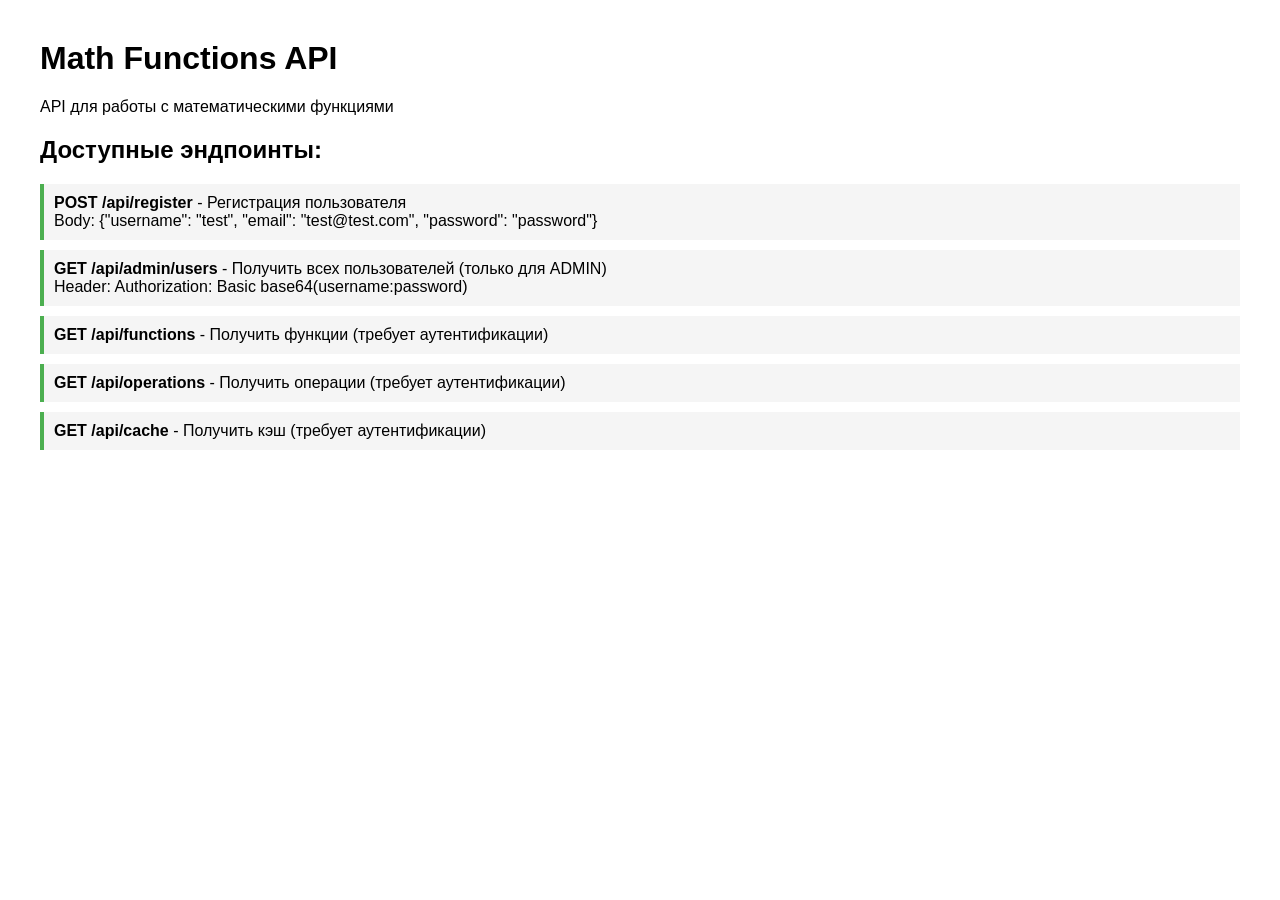
<file: lab7/temp-war-check/index.html>
<!DOCTYPE html>
<html>
<head>
    <title>Math Functions API</title>
    <style>
        body { font-family: Arial, sans-serif; margin: 40px; }
        .endpoint { background: #f5f5f5; padding: 10px; margin: 10px 0; border-left: 4px solid #4CAF50; }
    </style>
</head>
<body>
<h1>Math Functions API</h1>
<p>API для работы с математическими функциями</p>

<h2>Доступные эндпоинты:</h2>

<div class="endpoint">
    <strong>POST /api/register</strong> - Регистрация пользователя
    <br>Body: {"username": "test", "email": "test@test.com", "password": "password"}
</div>

<div class="endpoint">
    <strong>GET /api/admin/users</strong> - Получить всех пользователей (только для ADMIN)
    <br>Header: Authorization: Basic base64(username:password)
</div>

<div class="endpoint">
    <strong>GET /api/functions</strong> - Получить функции (требует аутентификации)
</div>

<div class="endpoint">
    <strong>GET /api/operations</strong> - Получить операции (требует аутентификации)
</div>

<div class="endpoint">
    <strong>GET /api/cache</strong> - Получить кэш (требует аутентификации)
</div>
</body>
</html>
</file>
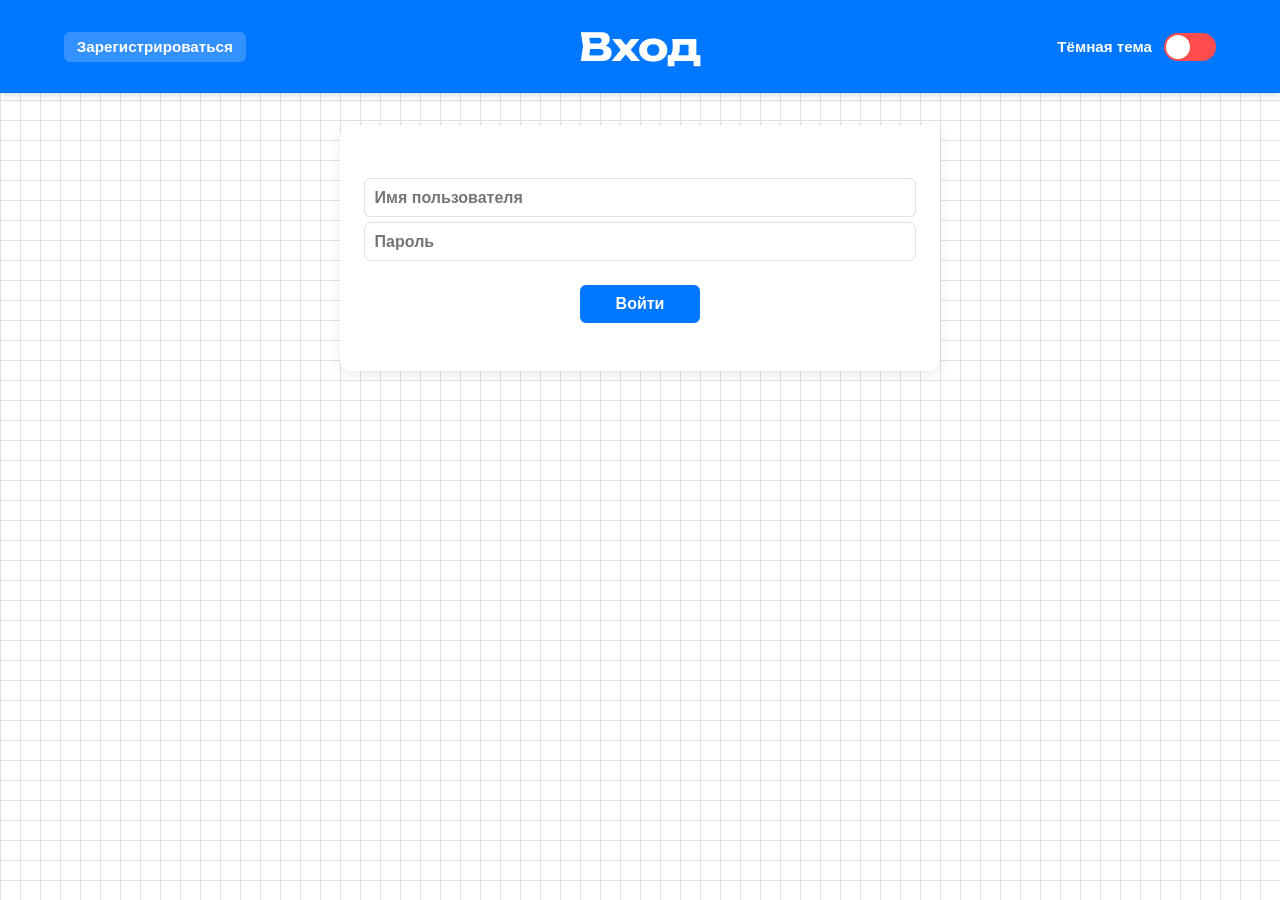
<file: lab7/src/main/resources/static/ui/index.html>
<!DOCTYPE html>
<html lang="ru">
<head>
    <meta charset="UTF-8" />
    <meta name="viewport" content="width=device-width, initial-scale=1.0"/>
    <title>ЛР7 — Функции</title>
    <link href="https://fonts.googleapis.com/css2?family=Unbounded:wght@400;500;600;700&display=swap" rel="stylesheet">
    <link rel="stylesheet" href="css/style.css" />
</head>
<body>
<header>
    <div class="header-content">
        <div class="header-left">
            <div id="user-info"></div>
        </div>
        <div class="header-center">
            <h1>Табулированные функции</h1>
        </div>
        <div class="header-right">
            <div class="theme-controls">
                <span class="theme-label">Тёмная тема</span>
                <div id="theme-toggle" class="theme-toggle" title="Переключить тему"></div>
            </div>
        </div>
    </div>
</header>

<main class="full-width-menu">
    <button onclick="location.href='functions.html'">Мои функции</button>
    <button onclick="location.href='operations.html'">Операции</button>
    <button onclick="location.href='differentiation.html'">Дифференцирование</button>
    <button onclick="location.href='graph.html'">График</button>
    <button onclick="location.href='settings.html'">Настройки</button>
    <button id="logout-btn" onclick="logout()">Выйти</button>
</main>

<div id="snackbar"></div>

<script src="js/auth.js"></script>
<script src="js/theme.js"></script>
<script src="js/utils.js"></script>
<script>checkAuthAndRender();</script>
</body>
</html>
</file>
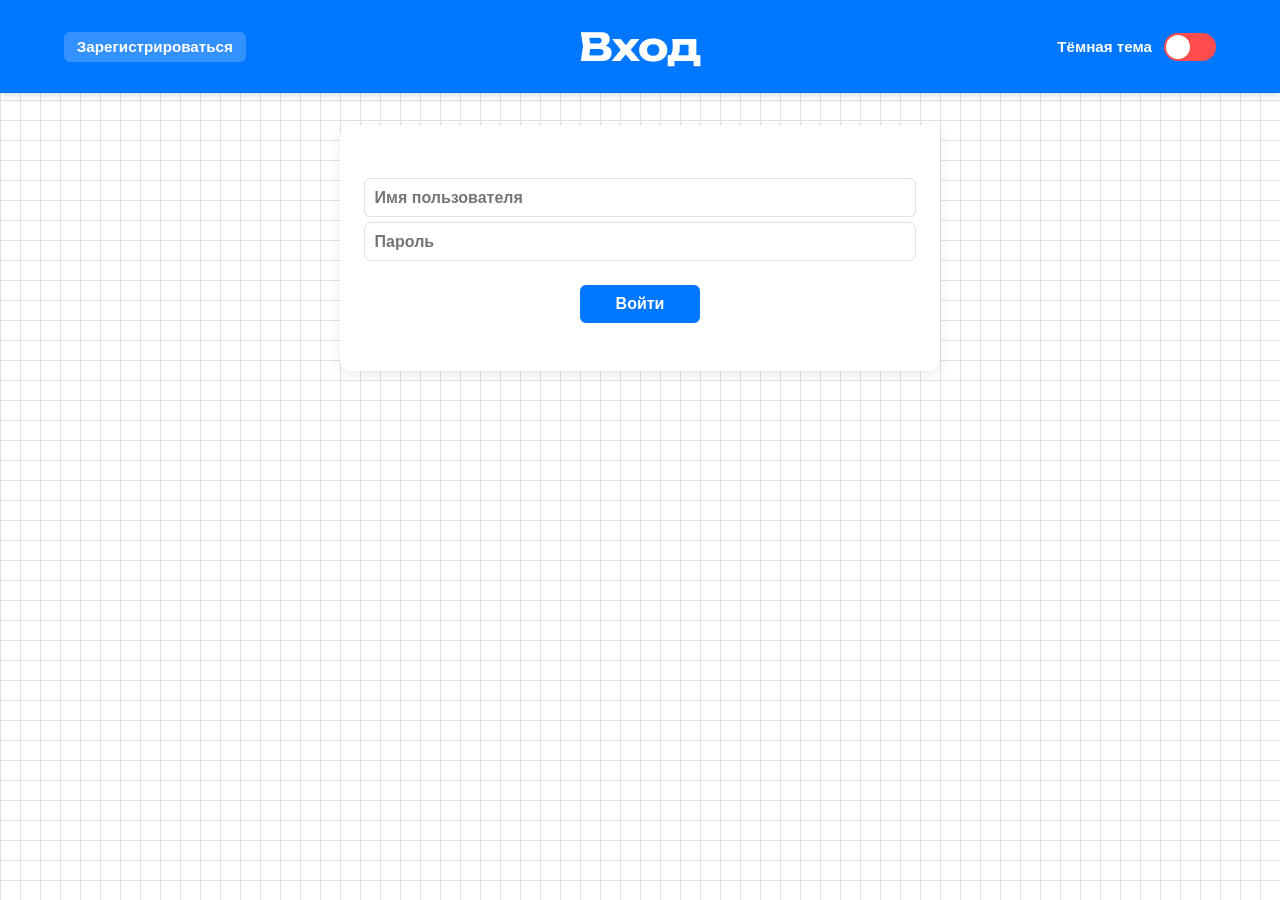
<file: lab7/src/main/resources/static/ui/differentiation.html>
<!DOCTYPE html>
<html lang="ru">
<head>
    <meta charset="UTF-8" />
    <meta name="viewport" content="width=device-width, initial-scale=1.0"/>
    <title>Дифференцирование</title>
    <link href="https://fonts.googleapis.com/css2?family=Unbounded:wght@400;500;600;700&display=swap" rel="stylesheet">
    <link rel="stylesheet" href="css/style.css" />
</head>
<body>
<header>
    <div class="header-content">
        <div class="header-left">
            <button class="back-btn" onclick="location.href='index.html'">Назад</button>
        </div>
        <div class="header-center">
            <h1>Дифференцирование</h1>
        </div>
        <div class="header-right">
            <div class="theme-controls">
                <span class="theme-label">Тёмная тема</span>
                <div id="theme-toggle" class="theme-toggle"></div>
            </div>
        </div>
    </div>
</header>

<main class="container">
    <section class="centered-section">
        <h2>Выберите функцию для дифференцирования</h2>
        <div class="form-section">
            <label>Функция:
                <select id="diffFunc"></select>
            </label>
            <button class="centered-button" onclick="loadFunctionsForDiff()">Загрузить функции</button>
            <button class="centered-button" onclick="differentiate()">Дифференцировать</button>
        </div>
        <div id="diff-result"></div>
    </section>
</main>

<div id="snackbar"></div>

<script src="js/api.js"></script>
<script src="js/auth.js"></script>
<script src="js/theme.js"></script>
<script src="js/utils.js"></script>
<script>
    checkAuthAndRender();

    async function loadFunctionsForDiff() {
      try {
        const res = await apiFetch('/users/me');
        const user = await res.json();
        const res2 = await apiFetch(`/functions/user/${user.id}`);
        const functions = await res2.json();
        const select = document.getElementById('diffFunc');
        select.innerHTML = '';
        functions.forEach(f => {
          select.innerHTML += `<option value="${f.id}">${f.name}</option>`;
        });
      } catch (e) {
        showSnackbar(e.message || 'Ошибка загрузки функций', 'error');
      }
    }

    async function differentiate() {
      const funcId = document.getElementById('diffFunc').value;
      if (!funcId) {
        showSnackbar('Выберите функцию', 'error');
        return;
      }
      try {
        const res = await apiFetch(`/functions/${funcId}/differentiate`, { method: 'POST' });
        const result = await res.json();
        showSnackbar(`Производная создана! ID: ${result.id}`, 'success');
      } catch (e) {
        showSnackbar(e.message || 'Ошибка дифференцирования', 'error');
      }
    }
</script>
</body>
</html>
</file>
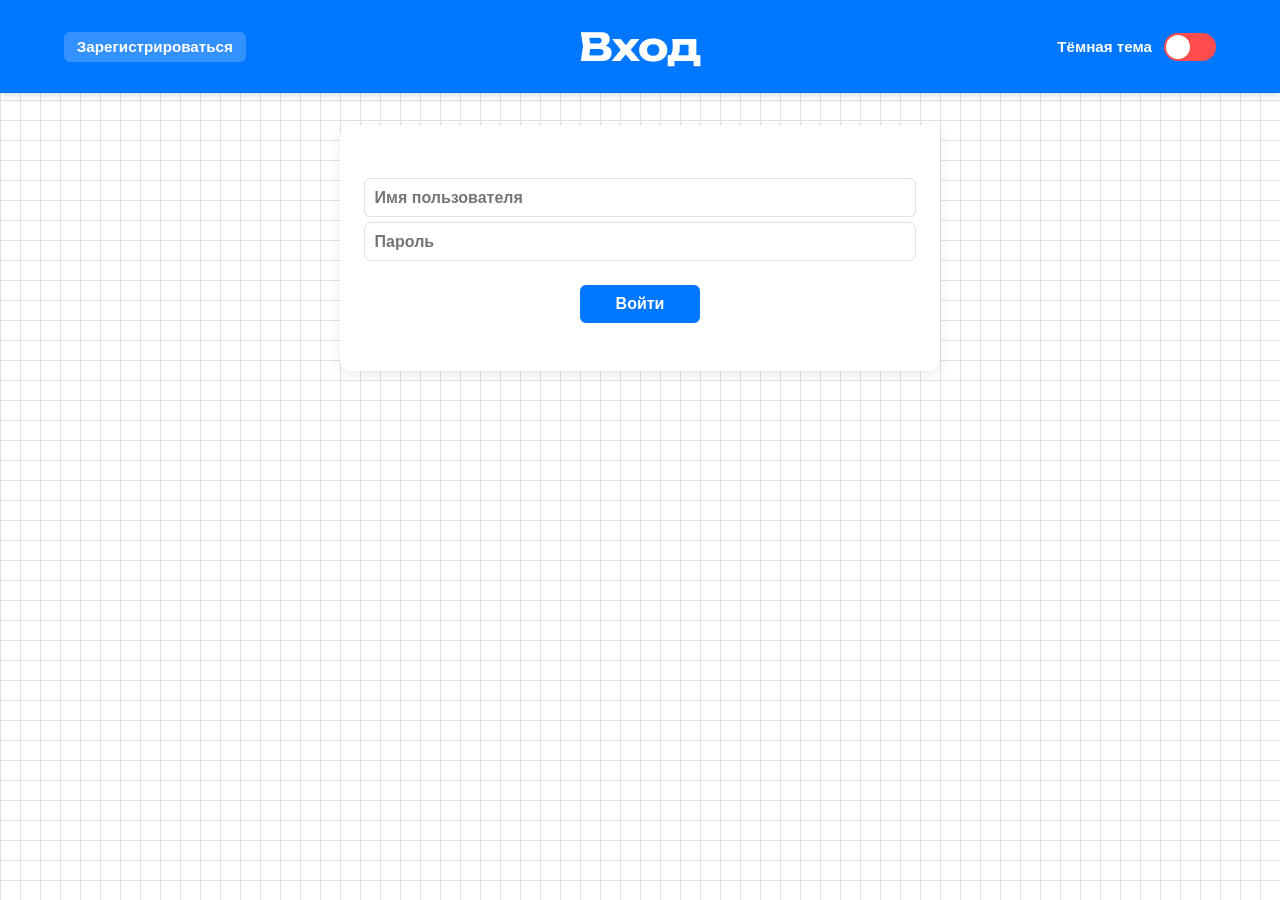
<file: lab7/src/main/resources/static/ui/functions.html>
<!DOCTYPE html>
<html lang="ru">
<head>
    <meta charset="UTF-8" />
    <meta name="viewport" content="width=device-width, initial-scale=1.0"/>
    <title>Мои функции</title>
    <link href="https://fonts.googleapis.com/css2?family=Unbounded:wght@400;500;600;700&display=swap" rel="stylesheet">
    <link rel="stylesheet" href="css/style.css" />
</head>
<body>
<header>
    <div class="header-content">
        <div class="header-left">
            <button class="back-btn" onclick="location.href='index.html'">Назад</button>
        </div>
        <div class="header-center">
            <h1>Мои функции</h1>
        </div>
        <div class="header-right">
            <div class="theme-controls">
                <span class="theme-label">Тёмная тема</span>
                <div id="theme-toggle" class="theme-toggle"></div>
            </div>
        </div>
    </div>
</header>

<main class="container">
    <section class="centered-section">
        <h2>Создать функцию</h2>
        <div class="form-section">
            <label>Имя: <input id="name" value="Моя функция"></label>
            <label>Тип:
                <select id="type">
                    <option value="BASIC">Основная</option>
                    <option value="COMPOSITE">Композитная</option>
                </select>
            </label>
            <label>Выражение: <input id="expression" value="x*x"></label>
            <label>Левая граница: <input type="number" step="any" id="left" value="0"></label>
            <label>Правая граница: <input type="number" step="any" id="right" value="10"></label>
            <label>Точек: <input type="number" id="points" value="100" min="2"></label>
            <button class="centered-button" onclick="createFunction()">Создать</button>
        </div>
    </section>

    <section class="centered-section">
        <h2>Мои функции</h2>
        <div id="functions-list"></div>
    </section>
</main>

<div id="snackbar"></div>

<script src="js/api.js"></script>
<script src="js/auth.js"></script>
<script src="js/theme.js"></script>
<script src="js/utils.js"></script>
<script src="js/functions-ui.js"></script>
<script>
    checkAuthAndRender();
    loadUserFunctions();
</script>
</body>
</html>
</file>
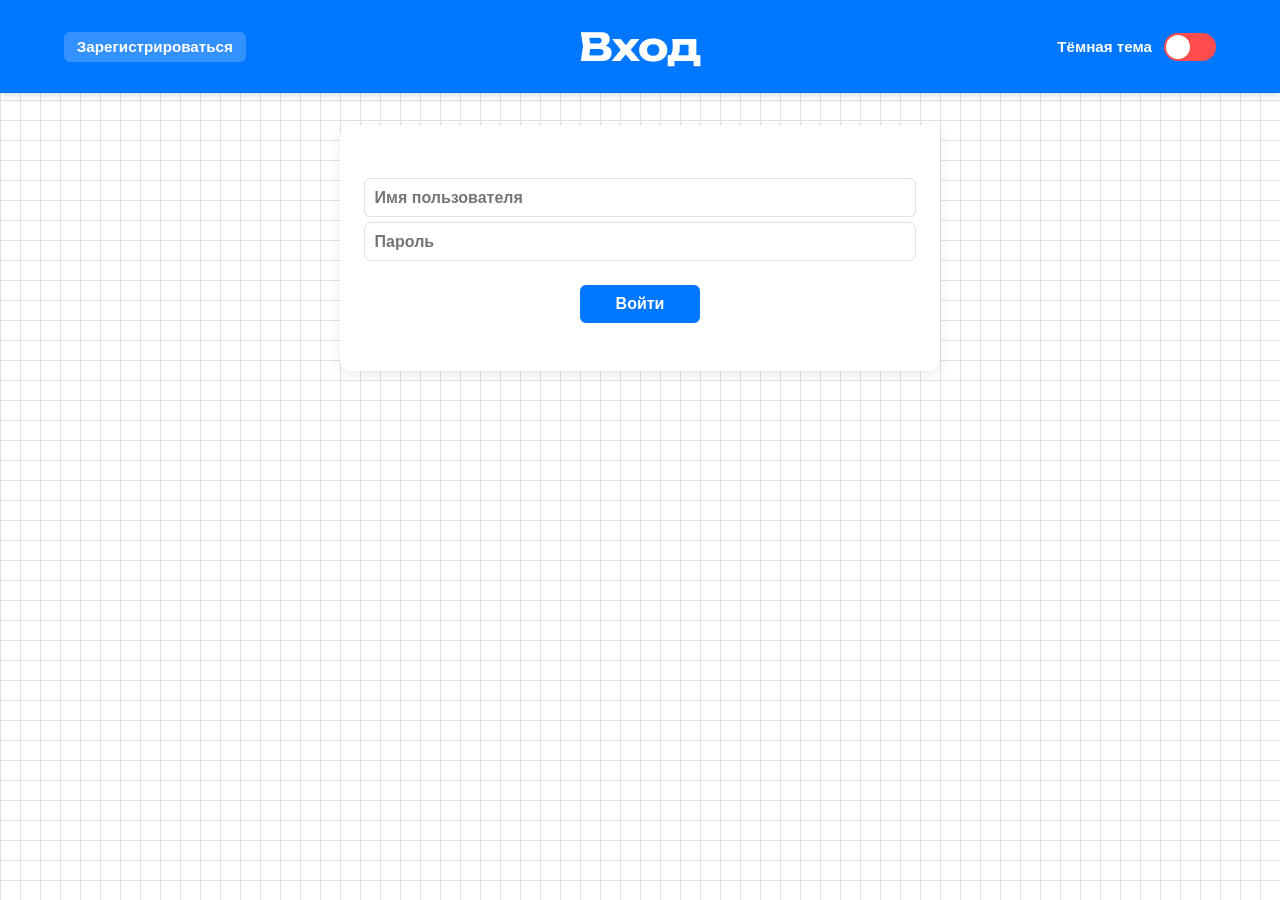
<file: lab7/src/main/resources/static/ui/login.html>
<!DOCTYPE html>
<html lang="ru">
<head>
    <meta charset="UTF-8" />
    <meta name="viewport" content="width=device-width, initial-scale=1.0"/>
    <title>Вход</title>
    <link href="https://fonts.googleapis.com/css2?family=Unbounded:wght@400;500;600;700&display=swap" rel="stylesheet">
    <link rel="stylesheet" href="css/style.css" />
</head>
<body>
<header>
    <div class="header-content">
        <div class="header-left">
            <button class="nav-btn" onclick="location.href='register.html'">Зарегистрироваться</button>
        </div>
        <div class="header-center">
            <h1>Вход</h1>
        </div>
        <div class="header-right">
            <div class="theme-controls">
                <span class="theme-label">Тёмная тема</span>
                <div id="theme-toggle" class="theme-toggle" title="Переключить тему"></div>
            </div>
        </div>
    </div>
</header>

<main class="container">
    <section class="centered-section">
        <div class="form-section">
            <input type="text" id="username" placeholder="Имя пользователя" required>
            <input type="password" id="password" placeholder="Пароль" required>
            <button class="centered-button" onclick="login()">Войти</button>
            <div id="error" class="error hidden"></div>
        </div>
    </section>
</main>

<div id="snackbar"></div>

<script src="js/auth.js"></script>
<script src="js/theme.js"></script>
<script src="js/utils.js"></script>
</body>
</html>
</file>
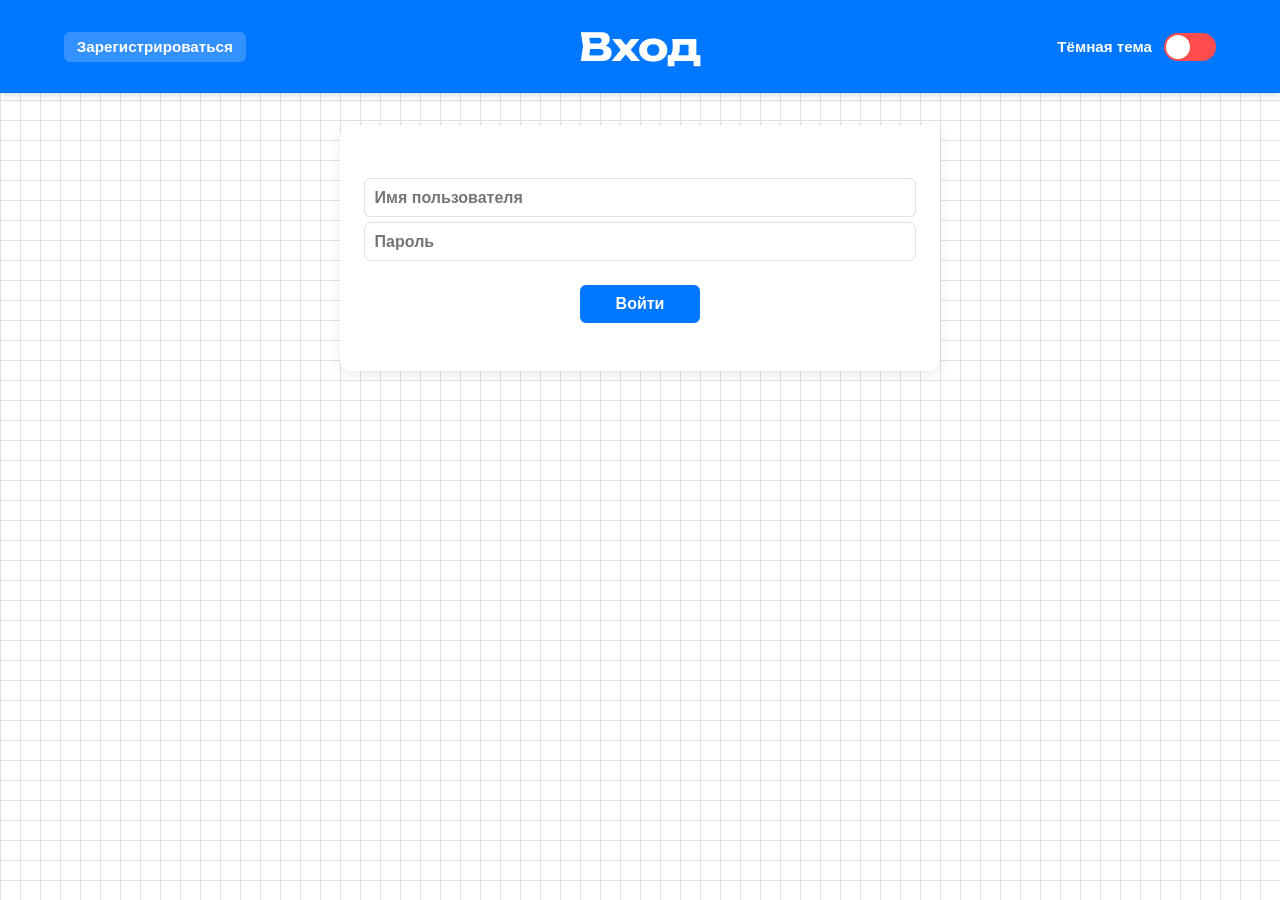
<file: lab7/src/main/resources/static/ui/operations.html>
<!DOCTYPE html>
<html lang="ru">
<head>
    <meta charset="UTF-8" />
    <meta name="viewport" content="width=device-width, initial-scale=1.0"/>
    <title>Операции</title>
    <link href="https://fonts.googleapis.com/css2?family=Unbounded:wght@400;500;600;700&display=swap" rel="stylesheet">
    <link rel="stylesheet" href="css/style.css" />
</head>
<body>
<header>
    <div class="header-content">
        <div class="header-left">
            <button class="back-btn" onclick="location.href='index.html'">Назад</button>
        </div>
        <div class="header-center">
            <h1>Операции</h1>
        </div>
        <div class="header-right">
            <div class="theme-controls">
                <span class="theme-label">Тёмная тема</span>
                <div id="theme-toggle" class="theme-toggle"></div>
            </div>
        </div>
    </div>
</header>

<main class="container">
    <section class="centered-section">
        <h2>Выберите две функции</h2>
        <div class="form-section">
            <label>Функция A:
                <select id="funcA"></select>
            </label>
            <label>Функция B:
                <select id="funcB"></select>
            </label>
            <button class="centered-button" onclick="loadFunctionsForOperations()">Загрузить функции</button>
            <div style="display: flex; gap: 0.5rem; margin-top: 1rem; justify-content: center;">
                <button onclick="performOperation('ADD')" title="Сложение">+</button>
                <button onclick="performOperation('SUBTRACT')" title="Вычитание">−</button>
                <button onclick="performOperation('MULTIPLY')" title="Умножение">×</button>
                <button onclick="performOperation('DIVIDE')" title="Деление">÷</button>
            </div>
        </div>
    </section>
</main>

<div id="snackbar"></div>

<script src="js/api.js"></script>
<script src="js/auth.js"></script>
<script src="js/theme.js"></script>
<script src="js/utils.js"></script>
<script>
    checkAuthAndRender();

    async function loadFunctionsForOperations() {
      try {
        const res = await apiFetch('/users/me');
        const user = await res.json();
        const res2 = await apiFetch(`/functions/user/${user.id}`);
        const functions = await res2.json();
        const selectA = document.getElementById('funcA');
        const selectB = document.getElementById('funcB');
        selectA.innerHTML = '';
        selectB.innerHTML = '';
        functions.forEach(f => {
          selectA.innerHTML += `<option value="${f.id}">${f.name}</option>`;
          selectB.innerHTML += `<option value="${f.id}">${f.name}</option>`;
        });
      } catch (e) {
        showSnackbar(e.message || 'Ошибка загрузки функций', 'error');
      }
    }

    async function performOperation(type) {
      const selectA = document.getElementById('funcA');
      const selectB = document.getElementById('funcB');

      const funcA = selectA.value;
      const funcB = selectB.value;

      if (!funcA || !funcB) {
        showSnackbar('Выберите обе функции', 'error');
        return;
      }

      if (isNaN(parseInt(funcA)) || isNaN(parseInt(funcB))) {
        showSnackbar('Некорректный ID функции', 'error');
        return;
      }

      const res = await apiFetch('/users/me');
      const user = await res.json();

      const dto = {
        userId: user.id,
        function1Id: parseInt(funcA),
        function2Id: parseInt(funcB),
        operationType: type
      };

      try {
        const opRes = await apiFetch('/operations', { method: 'POST', body: JSON.stringify(dto) });

        if (!opRes.ok) {
          const errorText = await opRes.text();
          throw new Error(`HTTP ${opRes.status}: ${errorText}`);
        }

        const op = await opRes.json();

        if (!op || !op.resultFunction || typeof op.resultFunction.id !== 'number') {
          throw new Error("Некорректный ответ от сервера: нет resultFunction.id");
        }

        showSnackbar(`Операция выполнена! Результат: ID ${op.resultFunction.id}`, 'success');

      } catch (e) {
        showSnackbar(e.message || 'Ошибка операции', 'error');
      }
    }
</script>
</body>
</html>
</file>
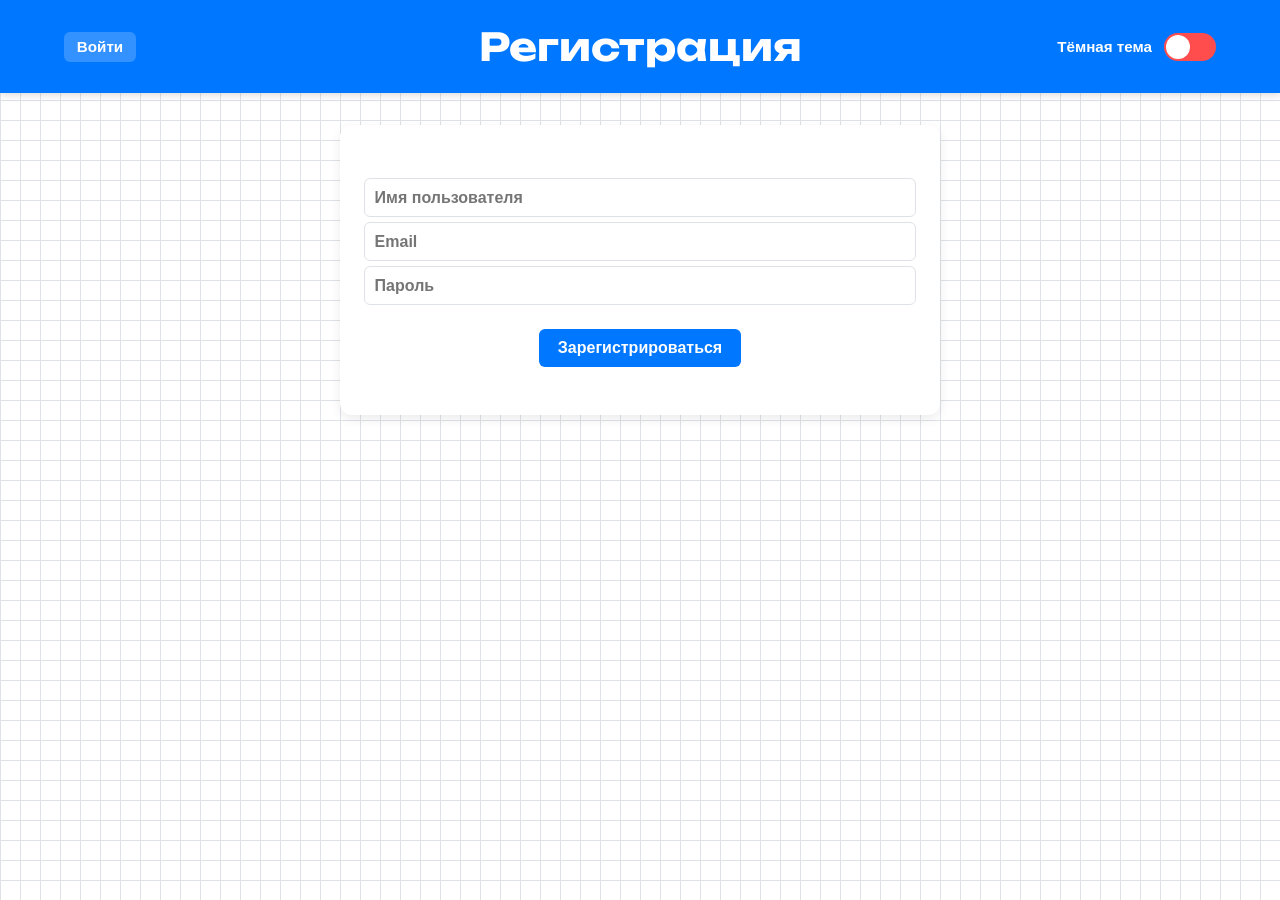
<file: lab7/src/main/resources/static/ui/register.html>
<!DOCTYPE html>
<html lang="ru">
<head>
    <meta charset="UTF-8" />
    <meta name="viewport" content="width=device-width, initial-scale=1.0"/>
    <title>Регистрация</title>
    <link href="https://fonts.googleapis.com/css2?family=Unbounded:wght@400;500;600;700&display=swap" rel="stylesheet">
    <link rel="stylesheet" href="css/style.css" />
</head>
<body>
<header>
    <div class="header-content">
        <div class="header-left">
            <button class="nav-btn" onclick="location.href='login.html'">Войти</button>
        </div>
        <div class="header-center">
            <h1>Регистрация</h1>
        </div>
        <div class="header-right">
            <div class="theme-controls">
                <span class="theme-label">Тёмная тема</span>
                <div id="theme-toggle" class="theme-toggle" title="Переключить тему"></div>
            </div>
        </div>
    </div>
</header>

<main class="container">
    <section class="centered-section">
        <div class="form-section">
            <input type="text" id="username" placeholder="Имя пользователя" required>
            <input type="email" id="email" placeholder="Email" required>
            <input type="password" id="password" placeholder="Пароль" required>
            <button class="centered-button" onclick="register()">Зарегистрироваться</button>
            <div id="error" class="error hidden"></div>
        </div>
    </section>
</main>

<div id="snackbar"></div>

<script src="js/auth.js"></script>
<script src="js/theme.js"></script>
<script src="js/utils.js"></script>
</body>
</html>
</file>
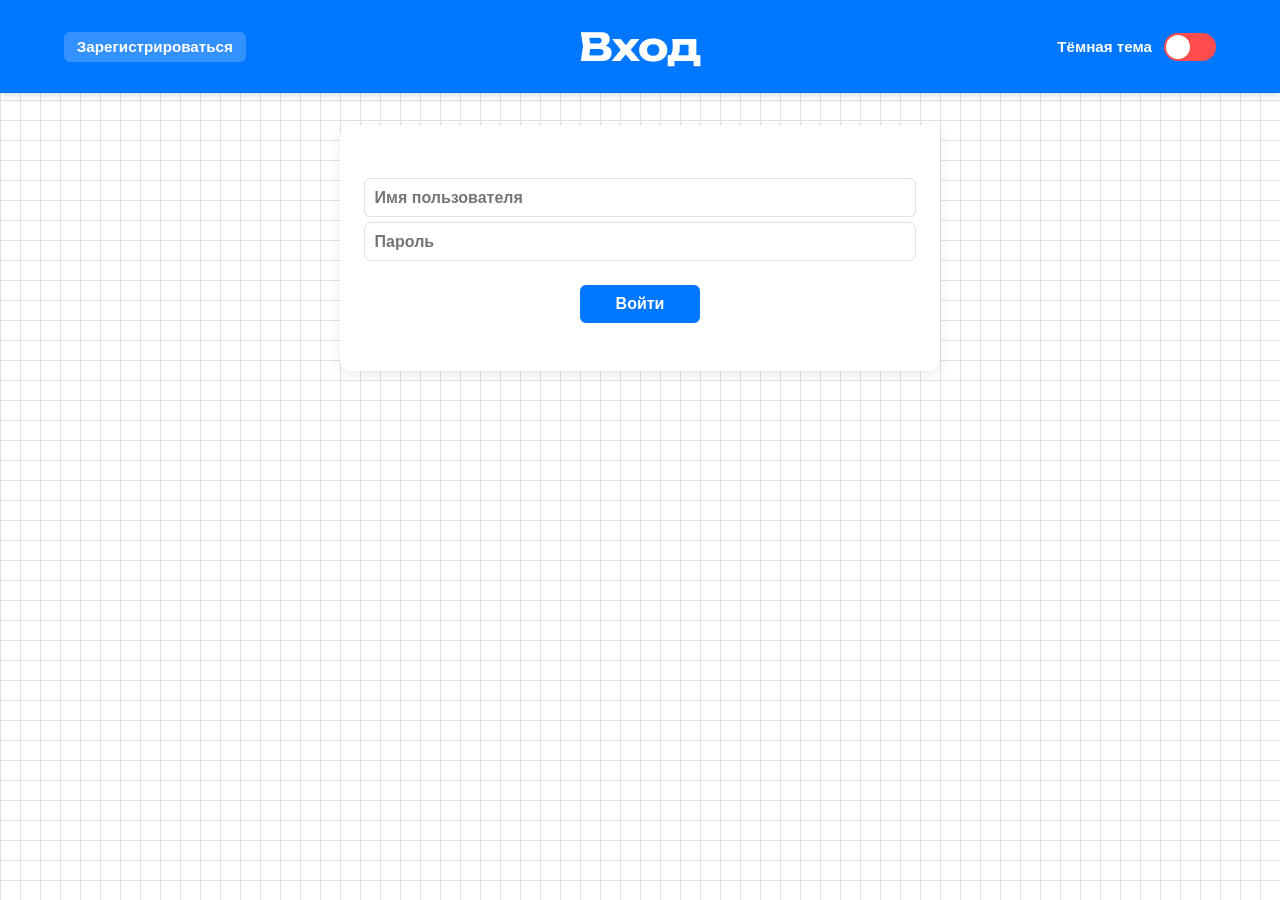
<file: lab7/src/main/resources/static/ui/settings.html>
<!DOCTYPE html>
<html lang="ru">
<head>
    <meta charset="UTF-8" />
    <meta name="viewport" content="width=device-width, initial-scale=1.0"/>
    <title>Настройки</title>
    <link href="https://fonts.googleapis.com/css2?family=Unbounded:wght@400;500;600;700&display=swap" rel="stylesheet">
    <link rel="stylesheet" href="css/style.css" />
</head>
<body>
<header>
    <div class="header-content">
        <div class="header-left">
            <button class="back-btn" onclick="location.href='index.html'">Назад</button>
        </div>
        <div class="header-center">
            <h1>Настройки</h1>
        </div>
        <div class="header-right">
            <div class="theme-controls">
                <span class="theme-label">Тёмная тема</span>
                <div id="theme-toggle" class="theme-toggle"></div>
            </div>
        </div>
    </div>
</header>

<main class="container">
    <section class="centered-section">
        <h2>Выберите фабрику табулированных функций</h2>
        <div class="form-section">
            <div class="factory-buttons-center">
                <button class="factory-btn active" data-factory="array">
                    ArrayTabulatedFunction
                </button>
                <button class="factory-btn" data-factory="linkedlist">
                    LinkedListTabulatedFunction
                </button>
            </div>
            <button class="centered-button" onclick="saveFactory()">Сохранить</button>
        </div>
    </section>
</main>

<div id="snackbar"></div>

<script src="js/auth.js"></script>
<script src="js/theme.js"></script>
<script src="js/utils.js"></script>
<script>
    checkAuthAndRender();

    document.addEventListener('DOMContentLoaded', () => {
      const saved = localStorage.getItem('tabulatedFactory') || 'array';
      setActiveButton(saved);
    });

    document.querySelectorAll('.factory-btn').forEach(btn => {
      btn.addEventListener('click', () => {
        document.querySelectorAll('.factory-btn').forEach(b => b.classList.remove('active'));
        btn.classList.add('active');
      });
    });

    function setActiveButton(factory) {
      document.querySelectorAll('.factory-btn').forEach(btn => {
        if (btn.dataset.factory === factory) {
          btn.classList.add('active');
        } else {
          btn.classList.remove('active');
        }
      });
    }

    function saveFactory() {
      const active = document.querySelector('.factory-btn.active');
      if (active) {
        const factory = active.dataset.factory;
        localStorage.setItem('tabulatedFactory', factory);
        showSnackbar('Фабрика сохранена: ' + (factory === 'array' ? 'ArrayTabulatedFunction' : 'LinkedListTabulatedFunction'), 'success');
      }
    }
</script>
</body>
</html>
</file>
<file: lab7/src/main/resources/static/ui/css/style.css>
/* цветовая палитра */
:root {
  --bg-primary: #ffffff;
  --bg-secondary: #f8f9fa;
  --text-primary: #1a1a1a;
  --text-secondary: #495057;
  --border-color: #dee2e6;
  --card-bg: #ffffff;
  --input-bg: #ffffff;
  --error-color: #dc2626;
  --success-color: #16a34a;
  --header-bg: #0077FF;
  --button-bg: #0077FF;
  --button-hover: #005fc9;
  --logout-color: #e53e3e;
  --logout-hover: #c53030;
}

[data-theme="dark"] {
  --bg-primary: #000000;
  --bg-secondary: #121212;
  --text-primary: #f0f0f0;
  --text-secondary: #b0b0b0;
  --border-color: #333333;
  --card-bg: #1a1a1a;
  --input-bg: #252525;
}

/* фон */
body {
  font-family: -apple-system, BlinkMacSystemFont, 'Segoe UI', Roboto, Oxygen, Ubuntu, Cantarell, 'Open Sans', 'Helvetica Neue', sans-serif;
  background-color: var(--bg-primary);
  background-image:
    linear-gradient(to right, var(--border-color) 1px, transparent 1px),
    linear-gradient(to bottom, var(--border-color) 1px, transparent 1px);
  background-size: 20px 20px;
  background-attachment: fixed;
  color: var(--text-primary);
  line-height: 1.6;
  transition: background-color 0.3s, color 0.3s;
  padding: 0;
  margin: 0;
  font-weight: 600;
}

[data-theme="dark"] body {
  background-color: var(--bg-primary);
  background-image:
    linear-gradient(to right, #444444 1px, transparent 1px),
    linear-gradient(to bottom, #444444 1px, transparent 1px);
}

/* стиль */
* {
  box-sizing: border-box;
  margin: 0;
  padding: 0;
}

.container {
  max-width: 1200px;
  margin: 0 auto;
  padding: 0 1.5rem;
}

/* шапка */
header {
  background-color: var(--header-bg);
  width: 100%;
  padding: 1rem 0;
  box-shadow: 0 2px 8px rgba(0, 0, 0, 0.15);
  position: sticky;
  top: 0;
  z-index: 100;
}

.header-content {
  display: flex;
  justify-content: space-between;
  align-items: center;
  max-width: 1200px;
  margin: 0 auto;
  padding: 0 1.5rem;
  gap: 1.5rem;
}

.header-left,
.header-center,
.header-right {
  flex: 1;
  display: flex;
  align-items: center;
}

.header-left {
  justify-content: flex-start;
}

.header-center {
  justify-content: center;
}

.header-right {
  justify-content: flex-end;
}

#user-info {
  color: white;
  font-size: 1.1rem;
  font-weight: 600;
  white-space: nowrap;
}

h1 {
  font-family: 'Unbounded', sans-serif;
  font-size: 2.4rem;
  font-weight: 700;
  color: white;
  margin: 0;
  white-space: nowrap;
  overflow: hidden;
  text-overflow: ellipsis;
}

.theme-controls {
  display: flex;
  align-items: center;
  gap: 12px;
  white-space: nowrap;
}

.theme-label {
  color: white;
  font-size: 0.95rem;
  font-weight: 600;
}

/* переключатель темы */
.theme-toggle {
  width: 52px;
  height: 28px;
  border-radius: 14px;
  cursor: pointer;
  position: relative;
  display: inline-block;
  background-color: #ff4d4d;
  transition: background-color 0.3s;
}

[data-theme="dark"] .theme-toggle {
  background-color: #4ade80;
}

.theme-toggle::after {
  content: "";
  position: absolute;
  top: 50%;
  left: 2px;
  width: 24px;
  height: 24px;
  border-radius: 50%;
  background: white;
  transform: translateY(-50%);
  transition: transform 0.3s ease-in-out;
}

[data-theme="dark"] .theme-toggle::after {
  transform: translateY(-50%) translateX(24px);
}

/* стиль кнопок */
button {
  background-color: #0077FF;
  color: white;
  border: none;
  padding: 0.6rem 1.2rem;
  border-radius: 6px;
  cursor: pointer;
  font-size: 1rem;
  font-weight: 600;
  transition: background-color 0.2s;
}

button:hover {
  background-color: #005fc9;
}

/* кнопка выйти */
#logout-btn,
button.logout-btn {
  background-color: #e53e3e;
}

#logout-btn:hover,
button.logout-btn:hover {
  background-color: #c53030;
}

/* кнопка навигации */
.nav-btn,
.back-btn {
  background-color: rgba(255, 255, 255, 0.2) !important;
  color: white !important;
  font-weight: 600;
  padding: 0.4rem 0.8rem !important;
  font-size: 0.95rem;
  border: none;
  border-radius: 6px;
  cursor: pointer;
}

.nav-btn:hover,
back-btn:hover {
  background-color: rgba(255, 255, 255, 0.3) !important;
}

/* центральный блок */
.centered-section {
  max-width: 600px;
  margin: 2rem auto;
  padding: 1.5rem;
  background-color: var(--card-bg);
  border-radius: 12px;
  box-shadow: 0 4px 12px rgba(0, 0, 0, 0.08);
}

.centered-section h2 {
  font-weight: 700;
  margin-bottom: 1rem;
  text-align: center;
}

/* вертикально */
.form-section {
  max-width: 600px;
  margin: 1.5rem auto;
}

.form-section label {
  display: block;
  margin: 0.75rem 0;
  font-weight: 600;
}

.form-section input,
.form-section select {
  width: 100%;
  padding: 0.6rem;
  margin-top: 0.3rem;
  border: 1px solid var(--border-color);
  border-radius: 6px;
  background-color: var(--input-bg);
  color: var(--text-primary);
  font-size: 1rem;
  font-weight: 600;
}

/* кнопка создать */
.centered-button {
  display: block;
  margin: 1.5rem auto 0;
  width: fit-content;
  min-width: 120px;
}

/* кнопки фабрик */
.factory-buttons-center {
  display: flex;
  justify-content: center;
  gap: 0.75rem;
  margin: 1rem 0;
}

.factory-btn {
  min-width: 200px;
  background-color: #e9ecef;
  color: #495057;
  border: 1px solid #ced4da;
  font-weight: 600;
  padding: 0.6rem 1rem;
  text-align: center;
}

.factory-btn.active {
  background-color: #0077FF;
  color: white;
  border-color: #0077FF;
}

/* синие кнопки главного меню */
.full-width-menu {
  display: flex;
  width: 100%;
  padding: 1rem 0;
  gap: 0;
}

.full-width-menu button {
  flex: 1;
  min-width: 0;
  border-radius: 0;
  background-color: #0077FF;
  color: white;
  font-weight: 600;
  padding: 0.6rem 0;
  border: none;
  cursor: pointer;
  transition: background-color 0.2s;
}

.full-width-menu button:hover {
  background-color: #005fc9;
}

.full-width-menu button:first-child {
  border-top-left-radius: 6px;
  border-bottom-left-radius: 6px;
}

.full-width-menu button:last-child {
  border-top-right-radius: 6px;
  border-bottom-right-radius: 6px;
}

/* таблица точек */
.point-table {
  width: 100%;
  border-collapse: collapse;
  margin: 1rem 0;
}

.point-table th,
.point-table td {
  padding: 0.75rem;
  text-align: left;
  border-bottom: 1px solid var(--border-color);
  font-weight: 600;
}

.point-table th {
  background-color: var(--bg-secondary);
  color: var(--text-primary);
}

.point-table input[type="number"] {
  width: 100%;
  padding: 0.4rem;
  border: 1px solid var(--border-color);
  border-radius: 4px;
  background-color: var(--input-bg);
  color: var(--text-primary);
  font-weight: 600;
}

/* строчное расположение */
.actions-cell {
  display: flex;
  gap: 0.5rem;
  align-items: center;
}

.actions-cell button {
  padding: 0.4rem 0.8rem;
  font-size: 0.9rem;
  min-width: auto;
}

.actions-cell button:first-child {
  background-color: #0077FF;
}

.actions-cell button:last-child {
  background-color: #e53e3e;
}

/* модальное окно */
.modal-overlay {
  position: fixed;
  top: 0;
  left: 0;
  width: 100%;
  height: 100%;
  background-color: rgba(0,0,0,0.5);
  display: flex;
  align-items: center;
  justify-content: center;
  z-index: 1000;
}

.modal-content {
  background-color: var(--card-bg);
  padding: 2rem;
  border-radius: 12px;
  max-width: 500px;
  width: 90%;
  box-shadow: 0 4px 12px rgba(0,0,0,0.08);
  color: var(--text-primary);
}

/* уведомления */
.snackbar {
  position: fixed;
  bottom: 20px;
  left: 50%;
  transform: translateX(-50%);
  color: white;
  padding: 1rem 2rem;
  border-radius: 6px;
  opacity: 0;
  transition: opacity 0.3s;
  z-index: 1000;
  font-weight: 600;
}

.snackbar.error {
  background-color: #dc2626;
}

.snackbar.success {
  background-color: #16a34a;
}

.snackbar.show {
  opacity: 1;
}

/* адаптивность */
@media (max-width: 768px) {
  header h1 {
    font-size: 1.8rem;
  }

  .full-width-menu {
    flex-wrap: wrap;
  }

  .full-width-menu button {
    flex: 1 1 45%;
    border-radius: 6px !important;
  }

  .container {
    padding: 0 1rem;
  }
}
</file>
